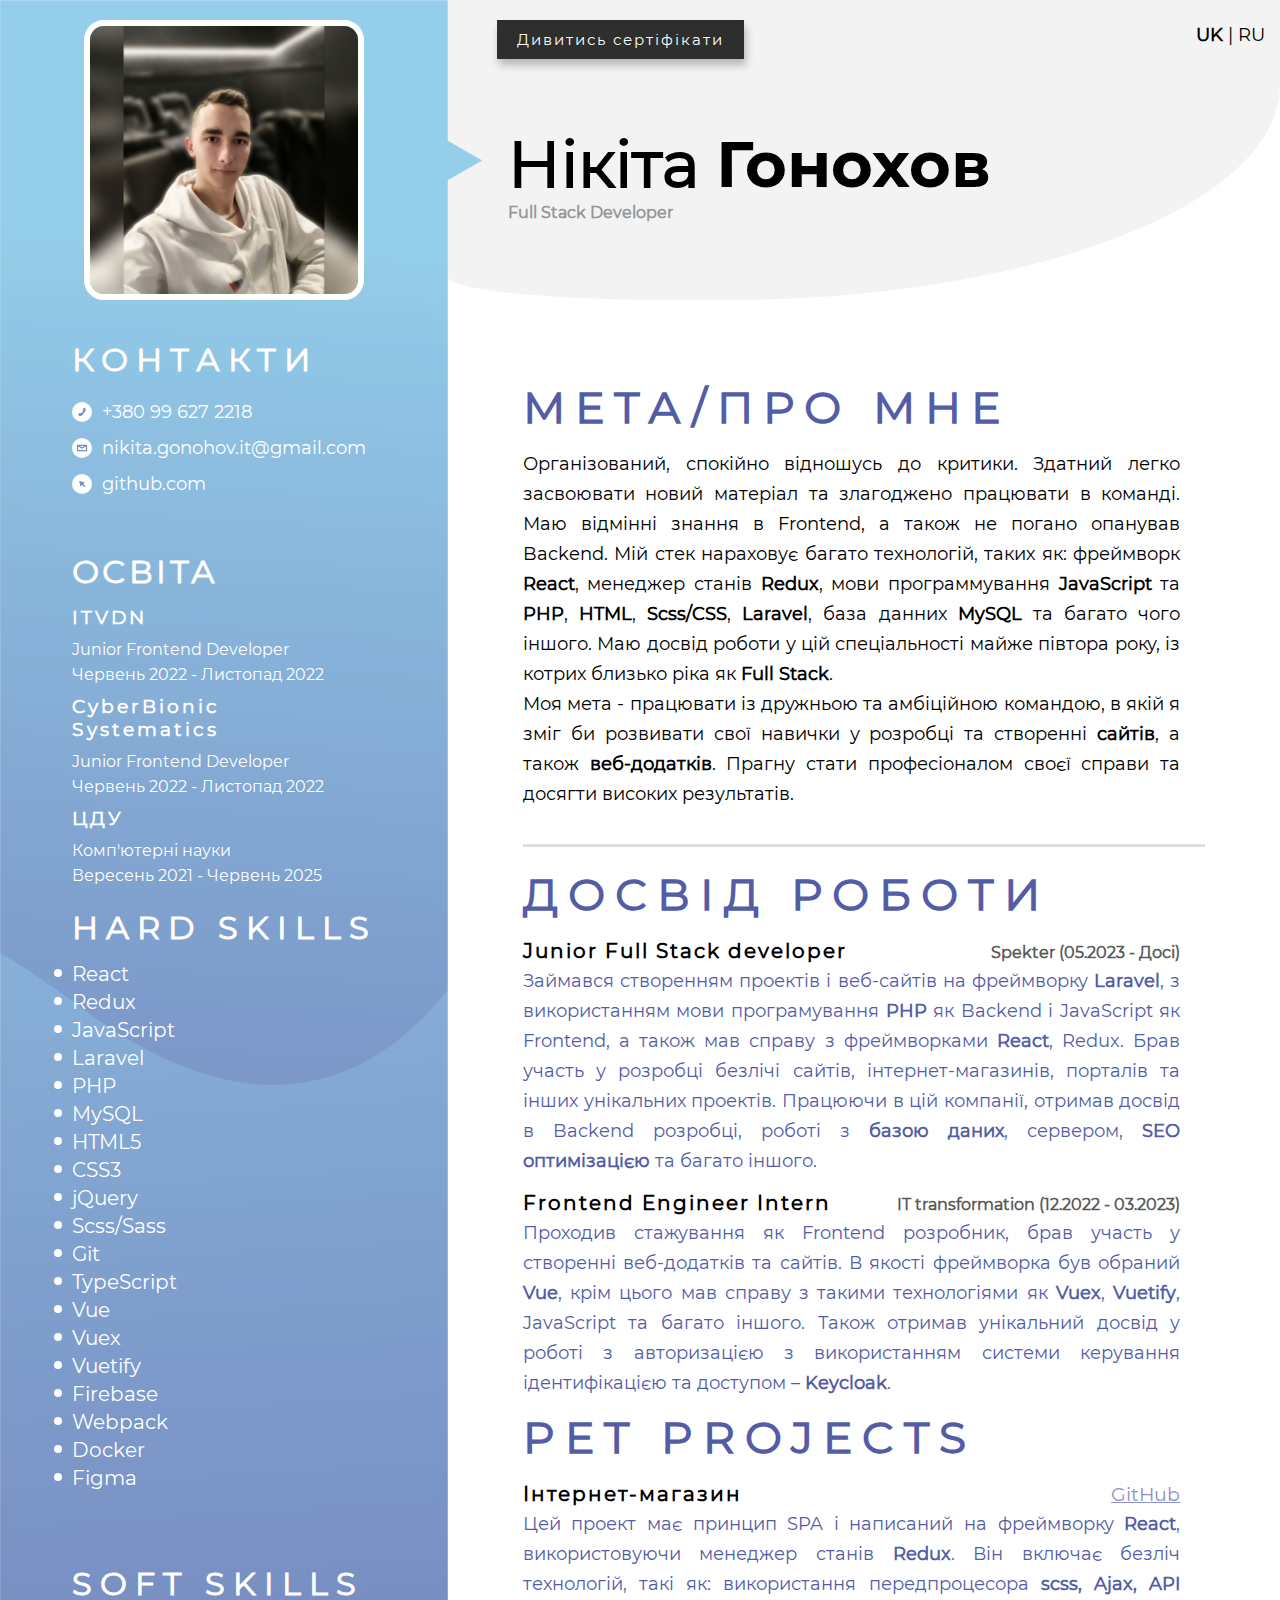
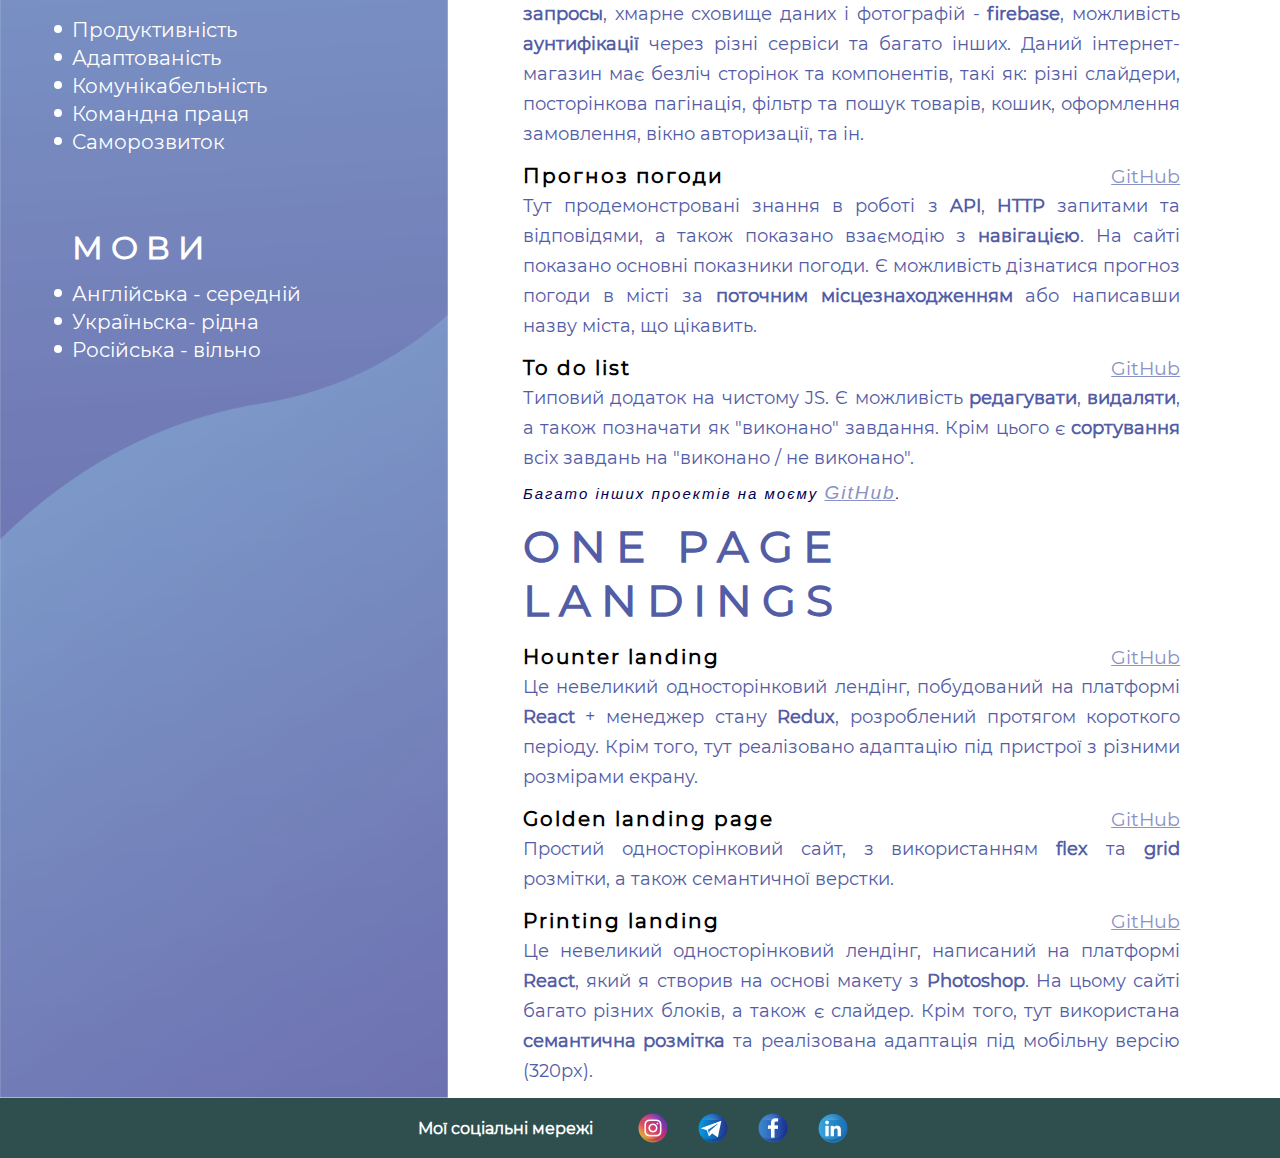
<file: index.html>
<!DOCTYPE html>
<html lang="uk">

<head>
    <meta charset="UTF-8">
    <meta http-equiv="X-UA-Compatible" content="IE=edge">
    <meta name="viewport" content="width=device-width, initial-scale=1.0">
    <title>My resume</title>
    <link rel="shortcut icon" href="images/cv.png">
    <link rel="stylesheet" href="styles/main.css">
    <link rel="stylesheet" href="styles/adaptability.css">
</head>

<body>
    <main>
        <div class="lang-certificate">
            <div class="languages-block">
                <a href="index.html" class="language current">UK </a>|
                <a href="languages/indexRU.html" class="language">RU</a>
            </div>
            <div class="certificate">
                <a href="certificate/index.html" target="_blank" rel="noopener noreferrer" class="btn">
                    Дивитись сертіфікати
                </a>
            </div>
        </div>

        <div class="left-side">
            <div class="wrapper">
                <img class="avatar" src="images/avatar.jpg" alt="avatar">
                <div class="contacts">
                    <h1 class="title">Контакти</h1>
                    <a href="tel:+380-99-627-2218" class="contacts-item">
                        <img src="images/telephone.svg" alt="image">
                        <span>+380 99 627 2218</span>
                    </a>
                    <a href="mailto:nikita.gonohov.it@gmail.com" class="contacts-item">
                        <img src="images/mail.svg" alt="image">
                        <span>nikita.gonohov.it@gmail.com</span>
                    </a>
                    <a href="https://github.com/g-nik1ta" class="contacts-item" target="_blank">
                        <img src="images/site.svg" alt="image">
                        <span>github.com</span>
                    </a>
                </div>

                <div class="education">
                    <h1 class="title">Освіта</h1>
                    <div class="education-item">
                        <h3 class="subtitle">ITVDN</h3>
                        <p>Junior Frontend Developer</p>
                        <p>Червень 2022 - Листопад 2022</p>
                    </div>
                    <div class="education-item">
                        <h3 class="subtitle">CyberBionic<br />Systematics</h3>
                        <p>Junior Frontend Developer</p>
                        <p>Червень 2022 - Листопад 2022</p>
                    </div>
                    <div class="education-item">
                        <h3 class="subtitle">ЦДУ</h3>
                        <p>Комп'ютерні науки</p>
                        <p>Вересень 2021 - Червень 2025</p>
                    </div>
                </div>
            </div>

            <div class="wrapper">
                <div class="hard-skills box-info">
                    <h1 class="title">Hard skills</h1>
                    <p> React </p>
                    <p> Redux </p>
                    <p> JavaScript </p>
                    <p> Laravel </p>
                    <p> PHP </p>
                    <p> MySQL </p>
                    <p> HTML5 </p>
                    <p> CSS3 </p>
                    <p> jQuery </p>
                    <p> Scss/Sass </p>
                    <p> Git </p>
                    <p> TypeScript </p>
                    <p> Vue </p>
                    <p> Vuex </p>
                    <p> Vuetify </p>
                    <!-- <p> REST API </p> -->
                    <!-- <p> Ajax </p> -->
                    <p> Firebase </p>
                    <p> Webpack </p>
                    <p> Docker </p>
                    <p> Figma </p>
                    <!-- <p> Npm </p> -->
                </div>
                <div class="soft-skills box-info">
                    <h1 class="title">Soft Skills</h1>
                    <p> Продуктивність </p>
                    <p> Адаптованість </p>
                    <p> Комунікабельність </p>
                    <p> Командна праця </p>
                    <p> Саморозвиток </p>
                </div>
            </div>
            <div class="wrapper">
                <div class="my-languages box-info">
                    <h1 class="title">Мови</h1>
                    <p> Англійська - середній </p>
                    <p> Україньска- рідна </p>
                    <p> Російська - вільно </p>
                </div>
            </div>
            <div class="wrapper"></div>
        </div>

        <div class="right-side">
            <div class="person-info">
                <img src="images/triangle.png" alt="image">
                <div class="name-block">
                    <h1 class="name">Нікіта <span>Гонохов</span></h1>
                    <p class="job-title">Full Stack Developer</p>
                </div>

            </div>
            <div class="goal wrapper">
                <h1 class="title">Мета/про мне</h1>
                <p>
                    Організований, спокійно відношусь до критики. Здатний легко засвоювати новий матеріал та злагоджено
                    працювати в команді.
                    Маю відмінні знання в Frontend, а також не погано опанував Backend. Мій стек нараховує багато
                    технологій, таких як: фреймворк <b>React</b>, менеджер станів <b>Redux</b>, мови программування
                    <b>JavaScript</b> та <b>PHP</b>, <b>HTML</b>, <b>Scss/CSS</b>, <b>Laravel</b>, база данних
                    <b>MySQL</b> та багато чого іншого.
                    Маю досвід роботи у цій спеціальності майже півтора року, із котрих близько ріка як <b>Full
                        Stack</b>.
                    <br /> Моя мета - працювати із дружньою та амбіційною командою, в якій я зміг би розвивати свої
                    навички у розробці та створенні <b>сайтів</b>, а також <b>веб-додатків</b>. Прагну стати
                    професіоналом своєї справи та досягти високих результатів.
                </p>
            </div>

            <hr>

            <div class="experience wrapper">
                <h1 class="title">Досвід роботи</h1>

                <div class="experience-company">
                    <div class="info-block">
                        <h3 class="subtitle">Junior Full Stack developer</h3>
                        <span class="date">Spekter (05.2023 - Досі)</span>
                    </div>
                    <p class="description">
                        Займався створенням проектів і веб-сайтів на фреймворку <b>Laravel</b>, з використанням мови
                        програмування <b>PHP</b> як Backend і JavaScript як Frontend, а також мав справу з фреймворками
                        <b>React</b>,
                        Redux. Брав участь у розробці безлічі сайтів, інтернет-магазинів, порталів та інших унікальних
                        проектів. Працюючи в цій компанії, отримав досвід в Backend розробці, роботі з <b>базою
                            даних</b>,
                        сервером, <b>SEO оптимізацією</b> та багато іншого.
                    </p>
                </div>

                <div class="experience-company">
                    <div class="info-block">
                        <h3 class="subtitle">Frontend Engineer Intern</h3>
                        <span class="date">IT transformation (12.2022 - 03.2023)</span>
                    </div>
                    <p class="description">
                        Проходив стажування як Frontend розробник, брав участь у створенні веб-додатків та сайтів. В
                        якості фреймворка був обраний <b>Vue</b>, крім цього мав справу з такими технологіями як
                        <b>Vuex</b>, <b>Vuetify</b>, JavaScript та багато іншого. Також отримав унікальний досвід у
                        роботі з авторизацією з використанням системи керування ідентифікацією та доступом –
                        <b>Keycloak</b>.
                    </p>
                </div>

                <h1 class="title">Pet projects</h1>
                <div class="experience-block">
                    <div class="experience-item">
                        <div class="info-block">
                            <h3 class="subtitle">Інтернет-магазин</h3>
                            <a href="https://g-nik1ta.github.io/react-web-shop" target="_blank">GitHub</a>
                        </div>
                        <p class="description">
                            Цей проект має принцип SPA і написаний на фреймворку <b>React</b>, використовуючи менеджер
                            станів <b>Redux</b>. Він включає безліч технологій, такі як: використання передпроцесора
                            <b>scss, Ajax, API запросы</b>, хмарне сховище даних і фотографій -
                            <b>firebase</b>, можливість <b>аунтифікації</b> через різні сервіси та багато інших.
                            Даний інтернет-магазин має безліч сторінок та компонентів, такі як: різні слайдери,
                            посторінкова пагінація, фільтр та пошук товарів, кошик, оформлення замовлення, вікно
                            авторизації, та ін.
                        </p>
                    </div>
                    <div class="experience-item">
                        <div class="info-block">
                            <h3 class="subtitle">Прогноз погоди</h3>
                            <a href="https://g-nik1ta.github.io/weather-forecast-app/" target="_blank">GitHub</a>
                        </div>
                        <p class="description">
                            Тут продемонстровані знання в роботі з <b>API</b>, <b>HTTP</b> запитами та відповідями, а
                            також показано взаємодію з <b>навігацією</b>. На сайті показано основні показники погоди. Є
                            можливість дізнатися прогноз погоди в місті за <b>поточним місцезнаходженням</b> або
                            написавши назву міста, що цікавить.
                        </p>
                    </div>
                    <div class="experience-item">
                        <div class="info-block">
                            <h3 class="subtitle">To do list</h3>
                            <a href="https://g-nik1ta.github.io/to-do-list/" target="_blank">GitHub</a>
                        </div>
                        <p class="description">
                            Типовий додаток на чистому JS. Є можливість <b>редагувати</b>, <b>видаляти</b>, а
                            також позначати як "виконано" завдання. Крім цього є <b>сортування</b> всіх завдань на
                            "виконано / не виконано".
                        </p>
                    </div>
                    <p class="my-github">Багато інших проектів на моєму
                        <a href="https://github.com/g-nik1ta">GitHub</a>.
                    </p>
                </div>
                <h1 class="title">One page landings</h1>
                <div class="experience-block">
                    <div class="experience-item">
                        <div class="info-block">
                            <h3 class="subtitle">Hounter landing</h3>
                            <a href="https://g-nik1ta.github.io/hounter-landing/" target="_blank">GitHub</a>
                        </div>
                        <p class="description">
                            Це невеликий односторінковий лендінг, побудований на платформі <b>React</b> + менеджер стану
                            <b>Redux</b>,
                            розроблений протягом короткого періоду. Крім того, тут реалізовано адаптацію під пристрої з
                            різними розмірами екрану.
                        </p>
                    </div>
                    <div class="experience-item">
                        <div class="info-block">
                            <h3 class="subtitle">Golden landing page</h3>
                            <a href="https://g-nik1ta.github.io/golden-landing-page/" target="_blank">GitHub</a>
                        </div>
                        <p class="description">
                            Простий односторінковий сайт, з використанням <b>flex</b> та <b>grid</b> розмітки, а також
                            семантичної верстки.
                        </p>
                    </div>
                    <div class="experience-item">
                        <div class="info-block">
                            <h3 class="subtitle">Printing landing</h3>
                            <a href="https://g-nik1ta.github.io/printing-landing/" target="_blank">GitHub</a>
                        </div>
                        <p class="description">
                            Це невеликий односторінковий лендінг, написаний на платформі <b>React</b>, який я створив на основі
                            макету з <b>Photoshop</b>. На цьому сайті багато різних блоків, а також є слайдер. Крім того, тут
                            використана <b>семантична розмітка</b> та реалізована адаптація під мобільну версію (320px).
                        </p>
                    </div>
                </div>
            </div>
        </div>
    </main>

    <footer>
        <p class="title">Мої соціальні мережі</p>
        <div class="social-networks">
            <a class="instagram" href="https://instagram.com/n_e_k_1_t__" target="_blank"></a>
            <a class="telergam" href="https://t.me/nekit_tt" target="_blank"></a>
            <a class="facebook" href="https://www.facebook.com/profile.php?id=100023637429068" target="_blank"></a>
            <a class="linkedin"
                href="https://www.linkedin.com/in/%D0%BD%D1%96%D0%BA%D1%96%D1%82%D0%B0-%D0%B3%D0%BE%D0%BD%D0%BE%D1%85%D0%BE%D0%B2-64a193273/"
                target="_blank"></a>
        </div>
    </footer>

</body>

</html>
</file>
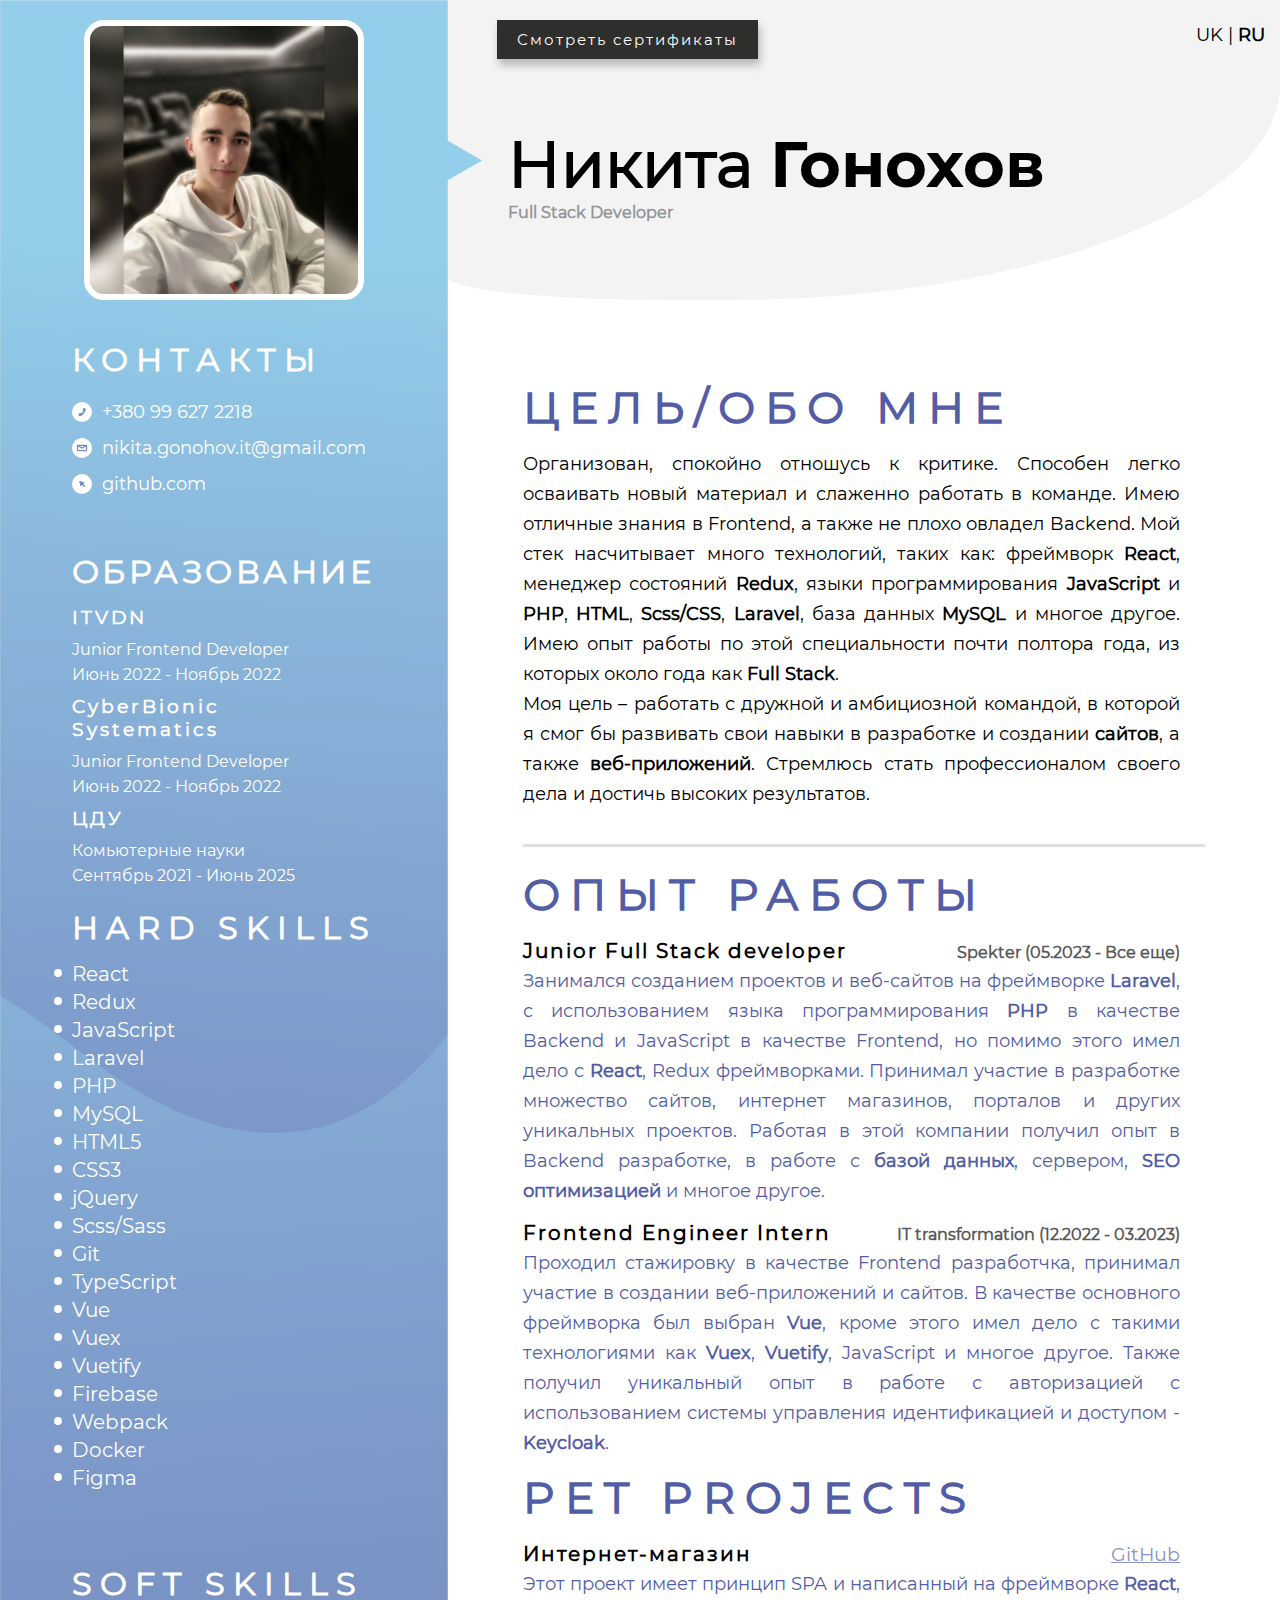
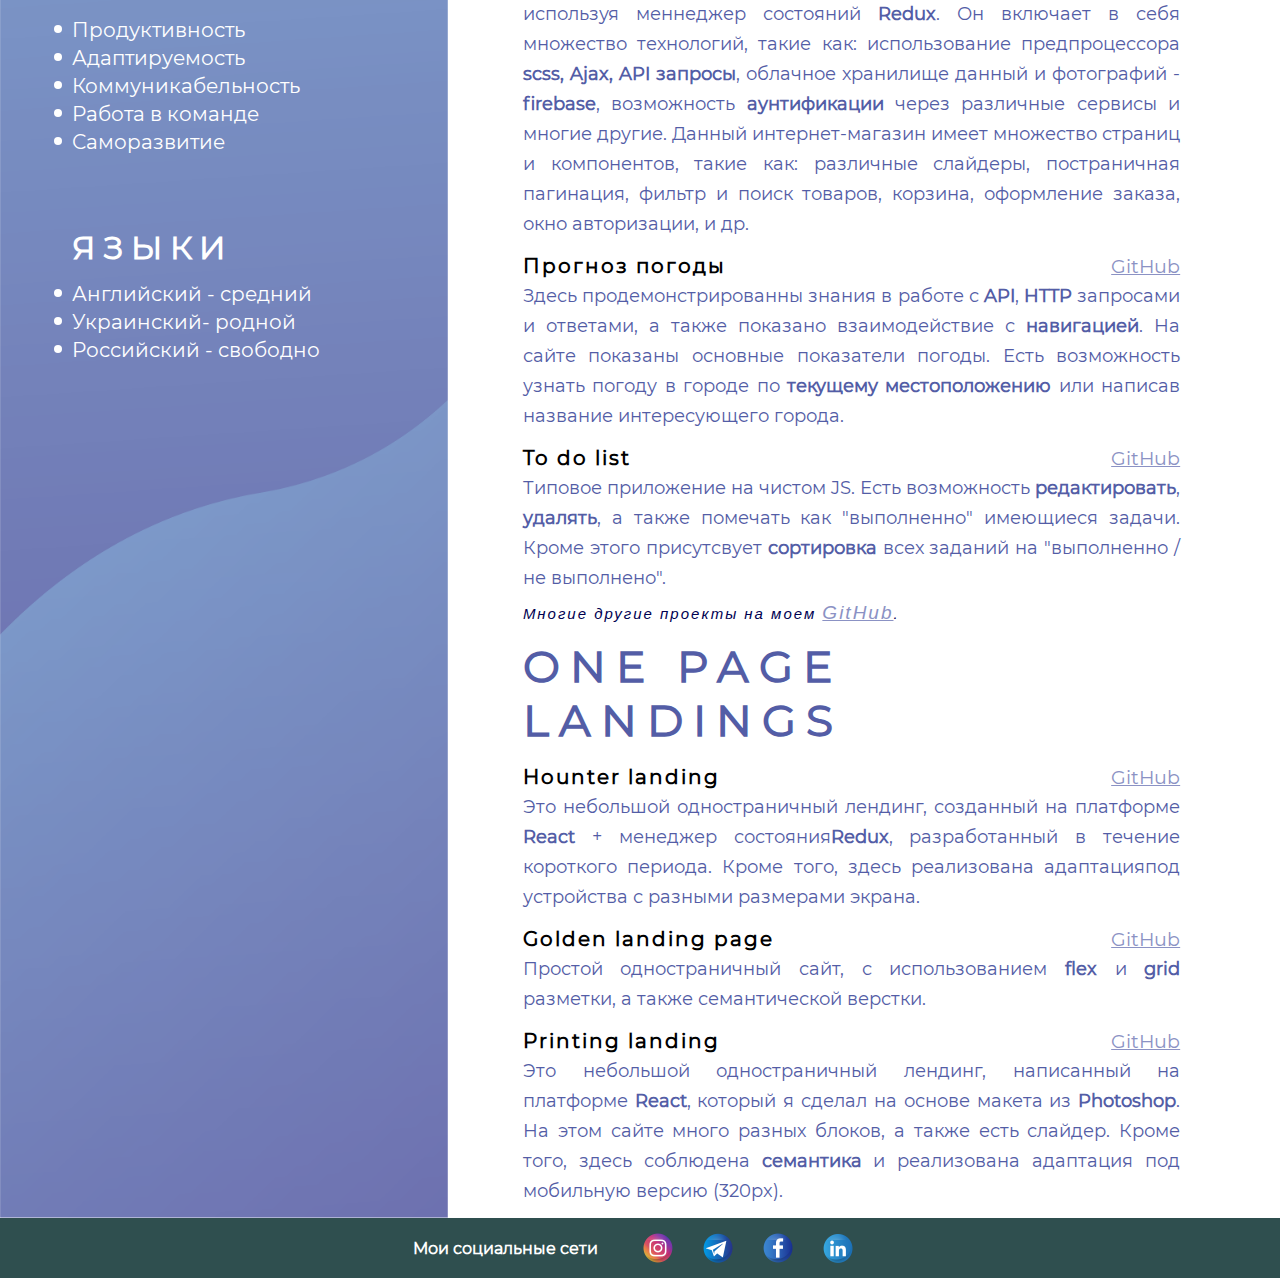
<file: languages/indexRU.html>
<!DOCTYPE html>
<html lang="ru">

<head>
    <meta charset="UTF-8">
    <meta http-equiv="X-UA-Compatible" content="IE=edge">
    <meta name="viewport" content="width=device-width, initial-scale=1.0">
    <title>My resume</title>
    <link rel="shortcut icon" href="../images/cv.png">
    <link rel="stylesheet" href="../styles/main.css">
    <link rel="stylesheet" href="../styles/adaptability.css">
</head>

<body>
    <main>
        <div class="lang-certificate">
            <div class="languages-block">
                <a href="../index.html" class="language">UK </a>|
                <a href="indexRU.html" class="language current">RU</a>
            </div>
            <div class="certificate">
                <a href="../certificate/index.html" target="_blank" rel="noopener noreferrer" class="btn">
                    Смотреть сертификаты
                </a>
            </div>
        </div>

        <div class="left-side">
            <div class="wrapper">
                <img class="avatar" src="../images/avatar.jpg" alt="avatar">
                <div class="contacts">
                    <h1 class="title">Контакты</h1>
                    <a href="tel:+380-99-627-2218" class="contacts-item">
                        <img src="../images/telephone.svg" alt="image">
                        <span>+380 99 627 2218</span>
                    </a>
                    <a href="mailto:nikita.gonohov.it@gmail.com" class="contacts-item">
                        <img src="../images/mail.svg" alt="image">
                        <span>nikita.gonohov.it@gmail.com</span>
                    </a>
                    <a href="https://github.com/g-nik1ta" class="contacts-item" target="_blank">
                        <img src="../images/site.svg" alt="image">
                        <span>github.com</span>
                    </a>
                </div>

                <div class="education">
                    <h1 class="title">Образование</h1>
                    <div class="education-item">
                        <h3 class="subtitle">ITVDN</h3>
                        <p>Junior Frontend Developer</p>
                        <p>Июнь 2022 - Ноябрь 2022</p>
                    </div>
                    <div class="education-item">
                        <h3 class="subtitle">CyberBionic<br />Systematics</h3>
                        <p>Junior Frontend Developer</p>
                        <p>Июнь 2022 - Ноябрь 2022</p>
                    </div>
                    <div class="education-item">
                        <h3 class="subtitle">ЦДУ</h3>
                        <p>Комьютерные науки</p>
                        <p>Сентябрь 2021 - Июнь 2025</p>
                    </div>
                </div>
            </div>

            <div class="wrapper">
                <div class="hard-skills box-info">
                    <h1 class="title">Hard skills</h1>
                    <p> React </p>
                    <p> Redux </p>
                    <p> JavaScript </p>
                    <p> Laravel </p>
                    <p> PHP </p>
                    <p> MySQL </p>
                    <p> HTML5 </p>
                    <p> CSS3 </p>
                    <p> jQuery </p>
                    <p> Scss/Sass </p>
                    <p> Git </p>
                    <p> TypeScript </p>
                    <p> Vue </p>
                    <p> Vuex </p>
                    <p> Vuetify </p>
                    <!-- <p> REST API </p> -->
                    <!-- <p> Ajax </p> -->
                    <p> Firebase </p>
                    <p> Webpack </p>
                    <p> Docker </p>
                    <p> Figma </p>
                    <!-- <p> Npm </p> -->
                </div>
                <div class="soft-skills box-info">
                    <h1 class="title">Soft Skills</h1>
                    <p> Продуктивность </p>
                    <p> Адаптируемость </p>
                    <p> Коммуникабельность </p>
                    <p> Работа в команде </p>
                    <p> Саморазвитие </p>
                </div>
            </div>
            <div class="wrapper">
                <div class="my-languages box-info">
                    <h1 class="title">Языки</h1>
                    <p> Английский - средний </p>
                    <p> Украинский- родной </p>
                    <p> Российский - свободно </p>
                </div>
            </div>
            <div class="wrapper"></div>
        </div>

        <div class="right-side">
            <div class="person-info">
                <img src="../images/triangle.png" alt="image">
                <div class="name-block">
                    <h1 class="name">Никита <span>Гонохов</span></h1>
                    <p class="job-title">Full Stack Developer</p>
                </div>

            </div>
            <div class="goal wrapper">
                <h1 class="title">Цель/обо мне</h1>
                <p>
                    Организован, спокойно отношусь к критике. Способен легко осваивать новый материал и слаженно
                    работать в команде.
                    Имею отличные знания в Frontend, а также не плохо овладел Backend. Мой стек насчитывает много
                    технологий, таких как: фреймворк <b>React</b>, менеджер состояний <b>Redux</b>, языки
                    программирования <b>JavaScript</b> и <b>PHP</b>, <b>HTML</b>, <b>Scss/CSS</b>, <b>Laravel</b>, база
                    данных <b>MySQL</b> и многое другое.
                    Имею опыт работы по этой специальности почти полтора года, из которых около года как <b>Full
                        Stack</b>.
                    <br /> Моя цель – работать с дружной и амбициозной командой, в которой я смог бы развивать свои
                    навыки в разработке и создании <b>сайтов</b>, а также <b>веб-приложений</b>. Стремлюсь стать
                    профессионалом своего дела и достичь высоких результатов.
                </p>
            </div>

            <hr>

            <div class="experience wrapper">
                <h1 class="title">Опыт работы</h1>

                <div class="experience-company">
                    <div class="info-block">
                        <h3 class="subtitle">Junior Full Stack developer</h3>
                        <span class="date">Spekter (05.2023 - Все еще)</span>
                    </div>
                    <p class="description">
                        Занимался созданием проектов и веб-сайтов на фреймворке <b>Laravel</b>, с использованием языка
                        программирования <b>PHP</b> в качестве Backend и JavaScript в качестве Frontend, но помимо этого
                        имел дело с <b>React</b>, Redux фреймворками. Принимал участие в разработке множество сайтов,
                        интернет магазинов, порталов и других уникальных проектов. Работая в этой компании получил опыт
                        в Backend разработке, в работе с <b>базой данных</b>, сервером, <b>SEO оптимизацией</b> и многое
                        другое.
                    </p>
                </div>

                <div class="experience-company">
                    <div class="info-block">
                        <h3 class="subtitle">Frontend Engineer Intern</h3>
                        <span class="date">IT transformation (12.2022 - 03.2023)</span>
                    </div>
                    <p class="description">
                        Проходил стажировку в качестве Frontend разработчка, принимал участие в создании веб-приложений
                        и сайтов. В качестве основного фреймворка был выбран <b>Vue</b>, кроме этого имел дело с такими
                        технологиями как <b>Vuex</b>, <b>Vuetify</b>, JavaScript и многое другое. Также получил
                        уникальный опыт в работе с авторизацией с использованием системы управления идентификацией и
                        доступом - <b>Keycloak</b>.
                    </p>
                </div>

                <h1 class="title">Pet projects</h1>
                <div class="experience-block">
                    <div class="experience-item">
                        <div class="info-block">
                            <h3 class="subtitle">Интернет-магазин</h3>
                            <a href="https://g-nik1ta.github.io/react-web-shop" target="_blank">GitHub</a>
                        </div>
                        <p class="description">
                            Этот проект имеет принцип SPA и написанный на фреймворке <b>React</b>, используя меннеджер
                            состояний <b>Redux</b>. Он включает в себя множество технологий, такие как: использование
                            предпроцессора <b>scss, Ajax, API запросы</b>, облачное хранилище данный и фотографий -
                            <b>firebase</b>, возможность <b>аунтификации</b> через различные сервисы и многие другие.
                            Данный интернет-магазин имеет множество страниц и компонентов, такие как: различные
                            слайдеры,
                            постраничная пагинация, фильтр и поиск товаров, корзина, оформление заказа, окно
                            авторизации, и др.
                        </p>
                    </div>
                    <div class="experience-item">
                        <div class="info-block">
                            <h3 class="subtitle">Прогноз погоды</h3>
                            <a href="https://g-nik1ta.github.io/weather-forecast-app/" target="_blank">GitHub</a>
                        </div>
                        <p class="description">
                            Здесь продемонстрированны знания в работе с <b>API</b>, <b>HTTP</b> запросами и ответами, а
                            также показано взаимодействие с <b>навигацией</b>. На сайте показаны основные показатели
                            погоды. Есть
                            возможность узнать погоду в городе по <b>текущему местоположению</b> или написав название
                            интересующего
                            города.
                        </p>
                    </div>
                    <div class="experience-item">
                        <div class="info-block">
                            <h3 class="subtitle">To do list</h3>
                            <a href="https://g-nik1ta.github.io/to-do-list/" target="_blank">GitHub</a>
                        </div>
                        <p class="description">
                            Типовое приложение на чистом JS. Есть возможность <b>редактировать</b>, <b>удалять</b>, а
                            также помечать как "выполненно" имеющиеся задачи. Кроме этого присутсвует <b>сортировка</b>
                            всех заданий на "выполненно / не выполнено".
                        </p>
                    </div>
                    <p class="my-github">Многие другие проекты на моем
                        <a href="https://github.com/g-nik1ta">GitHub</a>.
                    </p>
                </div>
                <h1 class="title">One page landings</h1>
                <div class="experience-block">
                    <div class="experience-item">
                        <div class="info-block">
                            <h3 class="subtitle">Hounter landing</h3>
                            <a href="https://g-nik1ta.github.io/hounter-landing/" target="_blank">GitHub</a>
                        </div>
                        <p class="description">
                            Это небольшой одностраничный лендинг, созданный на платформе <b>React</b> + менеджер
                            состояния<b>Redux</b>, разработанный в течение короткого периода. Кроме того, здесь
                            реализована адаптацияпод устройства с разными размерами экрана.
                        </p>
                    </div>
                    <div class="experience-item">
                        <div class="info-block">
                            <h3 class="subtitle">Golden landing page</h3>
                            <a href="https://g-nik1ta.github.io/golden-landing-page/" target="_blank">GitHub</a>
                        </div>
                        <p class="description">
                            Простой одностраничный сайт, с использованием <b>flex</b> и <b>grid</b> разметки, а также
                            семантической
                            верстки.
                        </p>
                    </div>
                    <div class="experience-item">
                        <div class="info-block">
                            <h3 class="subtitle">Printing landing</h3>
                            <a href="https://g-nik1ta.github.io/printing-landing/" target="_blank">GitHub</a>
                        </div>
                        <p class="description">
                            Это небольшой одностраничный лендинг, написанный на платформе <b>React</b>, который я сделал на
                            основе макета из <b>Photoshop</b>. На этом сайте много разных блоков, а также есть слайдер. Кроме
                            того, здесь соблюдена <b>семантика</b> и реализована адаптация под мобильную версию (320px).
                        </p>
                    </div>
                </div>
            </div>
        </div>
    </main>

    <footer>
        <p class="title">Мои социальные сети</p>
        <div class="social-networks">
            <a class="instagram" href="https://instagram.com/n_e_k_1_t__" target="_blank"></a>
            <a class="telergam" href="https://t.me/nekit_tt" target="_blank"></a>
            <a class="facebook" href="https://www.facebook.com/profile.php?id=100023637429068" target="_blank"></a>
            <a class="linkedin"
                href="https://www.linkedin.com/in/%D0%BD%D1%96%D0%BA%D1%96%D1%82%D0%B0-%D0%B3%D0%BE%D0%BD%D0%BE%D1%85%D0%BE%D0%B2-64a193273/"
                target="_blank"></a>
        </div>
    </footer>

</body>

</html>
</file>
<file: styles/main.css>
@font-face {
    font-family: Monserrat-regular;
    src: url("../fonts/Montserrat-Regular.ttf");
}

@font-face {
    font-family: Monserrat-bold;
    src: url("../fonts/Montserrat-Bold.ttf");
}

* {
    text-decoration: none;
    margin: 0;
    padding: 0;
    box-sizing: border-box;
}

body {
    font-family: Monserrat-regular;
}

::-webkit-scrollbar {
    width: 8px;
    height: 8px;
}
::-webkit-scrollbar-thumb {
    background-position: center;
    background-repeat: no-repeat;
    background-color: #919ec3;
    width: 15px;
}
::-webkit-scrollbar-track {
    background-color: #e5e5e5;
    box-shadow: 0px 0px 3px #ffffff inset;
}

.box-info {
    margin: 20px 0 50px;
}

main .left-side h1 {
    text-transform: uppercase;
    font-size: 32px;
    letter-spacing: 8px;
    margin-bottom: 15px;
}



main {
    width: 100%;
    display: flex;
}

main .left-side {
    color: #fff;
    width: 35%;
    background: url("../images/left-side.png") no-repeat center/100% 100%;
    display: flex;
    flex-direction: column;
    align-items: center;
}

main .left-side .wrapper {
    display: flex;
    flex-direction: column;
    width: 305px;
}

main .left-side .avatar {
    width: 280px;
    height: 280px;
    margin: 20px 0;
    display: flex;
    border: 6px solid #fff;
    border-radius: 20px;
    align-self: center;
}

main .left-side .contacts {
    margin: 20px 0 50px;
}

main .left-side .contacts .contacts-item {
    padding: 7px 0;
    color: inherit;
    display: flex;
    align-items: center;
    font-size: 18px;
    transition: all .15s ease-in-out;
}

main .left-side .contacts .contacts-item:hover {
    text-shadow: 0 0 10px rgb(121, 121, 121);
}

main .left-side .contacts img {
    width: 30px;
    padding-right: 10px;
}


main .left-side .education .title {
    letter-spacing: 3.5px;
}

main .left-side .education .education-item .subtitle {
    margin: 8px 0;
    letter-spacing: 3px;
}

main .left-side .education .education-item p {
    line-height: 25px;
}



main .left-side .box-info p {
    font-size: 20px;
    margin-bottom: 4px;
    position: relative;
}

main .left-side .box-info p::before {
    content: '';
    position: absolute;
    border-radius: 50%;
    width: 8px;
    height: 8px;
    display: block;
    background-color: #fff;
    left: -18px;
    top: 7px;
}



main .right-side {
    width: 65%;
}

main .lang-certificate {
    display: flex;
    flex-direction: row-reverse;
    align-items: center;
    justify-content: space-between;
    width: 60%;
    position: absolute;
    top: 0;
    right: 0;
    z-index: 1;
    margin: 10px 15px;
}

main .lang-certificate .btn {
    text-decoration: none;
    background-color: rgba(42, 42, 41, .98);
    box-shadow: 2px 6px 8px rgba(0, 0, 0, 0.25);
    padding: 10px 20px;
    font-weight: 500;
    font-size: 15px;
    color: #fff;
    letter-spacing: 2px;
    transition: all .3s ease-in;
    display: block;
    margin-top: 10px;
}

main .lang-certificate .btn:hover {
    background-color: rgba(42, 42, 41, 1);
    box-shadow: none;
}

main .lang-certificate .certificate{
    cursor: pointer;
}

main .lang-certificate .languages-block{
    display: block;
    font-size: 18px;
}

main .lang-certificate .languages-block .language:not(.current){
    cursor: pointer;
    transition: .4s all ease-in;
    color: #000;
}

main .lang-certificate .languages-block .language:not(.current):hover{
    opacity: .5;
}

main .lang-certificate .languages-block .language.current{
    font-weight: bold;
    cursor: default;
    color: #000;
}

main .right-side .wrapper {
    padding: 0 12% 0 9%;
}

main .right-side .person-info {
    position: relative;
    height: 300px;
    margin-bottom: 10px;
    padding-top: 125px;
    background-color: #f3f3f3;
    border-radius: 0px 0px 553px 222px / 0px 0px 214px 23px;
}

main .right-side .person-info img {
    width: 44px;
    position: absolute;
    left: -10px;
    padding-top: 10px;
}

main .right-side .person-info .name-block {
    padding-left: 60px;
}

main .right-side .person-info .name-block .name {
    font-size: 64px;
}

main .right-side .person-info .name-block span {
    font-family: Monserrat-bold;
}

main .right-side .person-info .name-block .job-title {
    font-weight: 600;
    color: #939598;
}


main .right-side .goal {
    padding-top: 60px;
    margin-bottom: 35px;
}

main .right-side .title {
    font-size: 44px;
    margin-bottom: 15px;
    color: #535da6;
    letter-spacing: 10px;
    text-transform: uppercase;
    margin-top: 10px;
}

main .right-side .goal p,
main .right-side .experience p {
    text-align: justify;
    line-height: 30px;
    font-size: 18px;
}

main .right-side hr {
    height: 3px;
    width: 82%;
    margin:  0 auto;
    border: none;
    background-color: #e0dfdf;
    margin-bottom: 20px;
}



main .right-side .experience .info-block {
    display: flex;
    justify-content: space-between;
    align-items: baseline;
}

main .right-side .experience .info-block .date {
    opacity: .65;
    font-weight: bold;
}

main .right-side .experience .subtitle {
    font-size: 20px;
    font-weight: bold;
    letter-spacing: 2px;
    line-height: 30px;
}

main .right-side .experience .description {
    color: #535da6;
    margin-bottom: 12px;
}
main .right-side .experience .experience-block a {
    color: #8b92c4;
    transition: all .07s ease-in-out;
    text-decoration: underline;
    font-size: 19px;
}
main .right-side .experience .experience-block a:hover {
    color: #1d2561;
    font-weight: 600;
}
main .right-side .my-github {
    font-size: 15px !important;
    color: rgb(0, 0, 81);
    font-style: italic;
    letter-spacing: 2px;
    font-family: 'Segoe UI', Tahoma, Geneva, Verdana, sans-serif;
    margin-top: -7px;
}



footer {
    height: 60px;
    background-color: darkslategrey;
    display: flex;
    justify-content: center;
    align-items: center;
} 

footer .title {
    font-weight: bold;
    color: #fff;
}

footer .social-networks{
    display: flex;
    padding-left: 30px;
}

footer .social-networks a {
    width: 32px;
    height: 32px;
    margin: 0 14px;
    background-size: 100%;
    background-position: center;
    background-repeat: no-repeat;
    transition: all .15s ease-in-out;
}

footer .social-networks a:hover {
    transform: scale(1.1);
}

footer .social-networks .instagram {
    background-image: url('../images/instagram.png');
}

footer .social-networks .telergam {
    background-image: url('../images/telegram.png');
}

footer .social-networks .facebook {
    background-image: url('../images/facebook.png');
}

footer .social-networks .linkedin {
    background-image: url('../images/linkedin.png');
}
</file>
<file: styles/adaptability.css>
@media (min-width: 1536px) {
    main .left-side {
        min-width: 500px !important;
    }

    main .lang-certificate {
        width: calc(100% - 580px);
    }

    main .right-side {
        width: auto !important;
    }
}

@media (max-width: 1150px) {
    main .left-side {
        min-width: 320px;
        flex-wrap: wrap;
    }

    main .left-side .wrapper {
        align-items: center;
    }  

    .box-info {
        width: 80%;
    }


    main .right-side .person-info .name-block .name {
        font-size: 50px;
    }

    main .right-side .title {
        font-size: 36px;
    } 
}

@media (max-width: 900px) {
    main .right-side .person-info {
        height: 240px;
        padding-top: 80px;
    }  

    main .lang-certificate {
        width: calc(100% - 380px);
    }  

    main .right-side .experience .experience-block .experience-item .description {
        max-height: 150px;
        overflow: scroll;
        overflow-x: hidden;
        padding-right: 10px;
    }

    main .right-side .experience .experience-block .experience-item .description::-webkit-scrollbar {
        width: 6px;
    }

    main .right-side .experience .experience-block .experience-item .description::-webkit-scrollbar-track {
        background-color: rgba(85, 85, 85, 0.2);
        border-radius: 4px;
        margin: 4px 0;
    }

    main .right-side .experience .experience-block .experience-item .description::-webkit-scrollbar-thumb {
        background-color: rgba(169, 169, 169, 0.4);
        border-radius: 4px;
    }
}

@media (max-width: 800px) {
    main {
        display: block;
    }

    main .lang-certificate {
        width: 95%;
        flex-direction: row;
    }

    main .lang-certificate .certificate {
        background-color: rgba(42, 42, 41, .98);
        box-shadow: 2px 6px 8px rgba(0, 0, 0, 0.25);
        padding: 6px;
        margin-left: 10px;
        border-radius: 6px;
    }

    main .lang-certificate .certificate:hover {
        background-color: rgba(42, 42, 41, 1);
        box-shadow: none;
    }

    main .lang-certificate .certificate .btn {
        margin: 0;
        font-size: 0;
        background-image: url("../images/certificate.svg");
        height: 30px;
        width: 48px;
        background-position: center;
        background-repeat: no-repeat;
        background-size: contain;
        box-shadow: none;
        background-color: transparent;
    }

    main .left-side {
        width: auto;
        flex-direction: row;
        justify-content: space-around;
        padding: 0 20px;
    }

    main .left-side .avatar {
        width: 220px;
        height: 220px;
        margin: 20px 0 0;
    }

    main .left-side .box-info {
        margin: 10px 0;
    }

    main .left-side .wrapper .my-languages {
        margin-bottom: 30px;
    }

    main .left-side .education {
        margin-bottom: 10px;
    }


    main .right-side {
        width: 100%;
    }

    main .lang-certificate {
        right: auto;
        color: #fff;
    }

    main .lang-certificate .languages-block .language {
        color: #fff !important;
        text-shadow: 0px 0px 4px rgba(0, 0, 0, 0.7);
    }    

    main .right-side .experience .experience-block .experience-item .description {
        max-height: fit-content;
        overflow: initial;
    }
}

@media (max-width: 640px) {
    .box-info {
        width: auto;
    }

    main .lang-certificate {
        width: 93%;
    }  

    main .left-side .wrapper {
        align-items: initial;
    }


    main .right-side .person-info .name-block .name {
        font-size: 44px;
    }

    main .right-side .goal {
        margin-bottom: 20px;
    }

    main .right-side .title {
        font-size: 30px;
    }

    main .right-side .goal p,
    main .right-side .experience p {
        line-height: 26px;
        font-size: 16px;
    }

    main .right-side .experience .title {
        font-size: 24px;
    }

    main .right-side .experience .experience-block .experience-item .description {
        max-height: 100px;
        overflow: scroll;
        overflow-x: hidden;
    }
}

@media (max-width: 480px) {
    main .left-side {
        flex-direction: column;
        padding-top: 35px;
    } 

    main .left-side .title {
        font-size: 28px;
        width: min-content;
    }  

    main .left-side .box-info p {
        font-size: 20px;
    }



    main .right-side .title {
        font-size: 28px;
    }

    main .right-side .goal p,
    main .right-side .experience p {
        line-height: 24px;
    }
}

@media (max-width: 460px) { 
    main .right-side .person-info {
        padding-top: 45px;
    } 

    footer .social-networks .title {
        font-size: 14px;
    }

    footer .social-networks a {
        width: 28px;
        height: 28px;
        margin: 0 8px;
    }

    main .right-side .person-info {
        height: 220px;
    }
}

@media (max-width: 390px) { 
    main .left-side .wrapper {
        width: auto;
    }

    main .right-side .person-info .name-block .name {
        font-size: 40px;
    } 

    main .right-side .wrapper {
        padding: 0 7% 0 6%;
    } 

    main .right-side .goal p,
    main .right-side .experience p {
        font-size: 14px;
    }

    main .right-side hr {
        width: 88%;
    }

    main .right-side .my-github {
        font-size: 13px !important;
    }

    footer {
        height: auto;
        flex-direction: column;
        padding: 10px;
    }

    footer .social-networks .title {
        margin-bottom: 6px;
    }

    footer .social-networks {
        padding: 0;
    }
}

@media (max-width: 320px) {
    main .left-side {
        min-width: fit-content;
        padding: 35px 0 0;
    } 

    main .left-side .wrapper {
        align-items: center;
    }  

    main .right-side .wrapper p {
        max-height: 250px;
        overflow: scroll;
        overflow-x: hidden;
    }

    main .right-side .wrapper p::-webkit-scrollbar {
        width: 6px;
    }


    main .right-side .wrapper p::-webkit-scrollbar-track {
        background-color: rgba(85, 85, 85, 0.2);
        border-radius: 4px;
        margin: 4px 0;
    }

    main .right-side .wrapper p::-webkit-scrollbar-thumb {
        background-color: rgba(169, 169, 169, 0.4);
        border-radius: 4px;
    }
}
</file>
